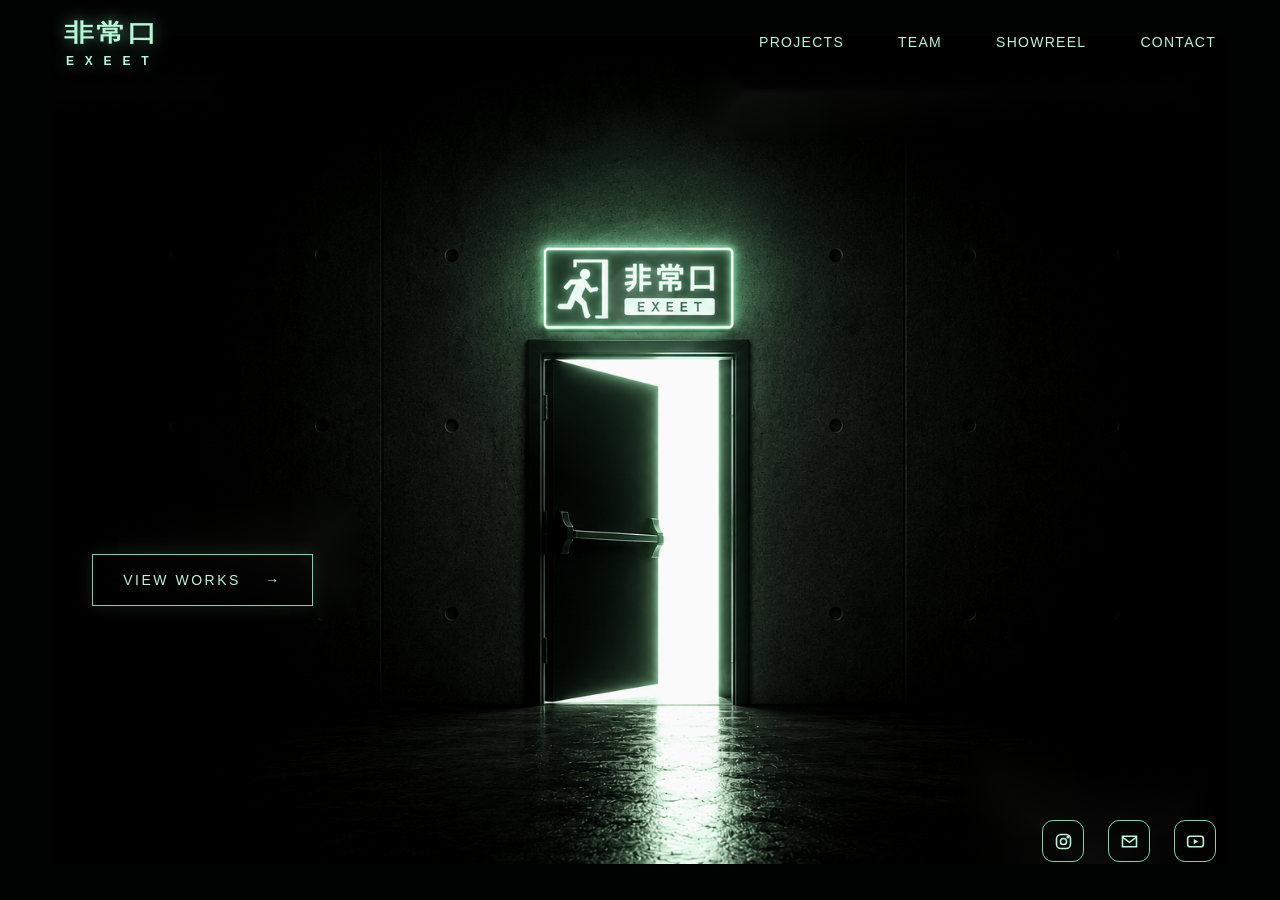
<file: index.html>
<!doctype html><html lang="en"><head><meta charset="utf-8"><meta name="viewport" content="width=device-width,initial-scale=1"><title>EXEET</title><link rel="stylesheet" href="css/style.css?v=15"></head><body><main class="home"><a class="view-btn" href="categories.html">VIEW WORKS <span>→</span></a></main><script src="data.js"></script><script src="js/main.js"></script><script>initHome()</script></body></html>
</file>
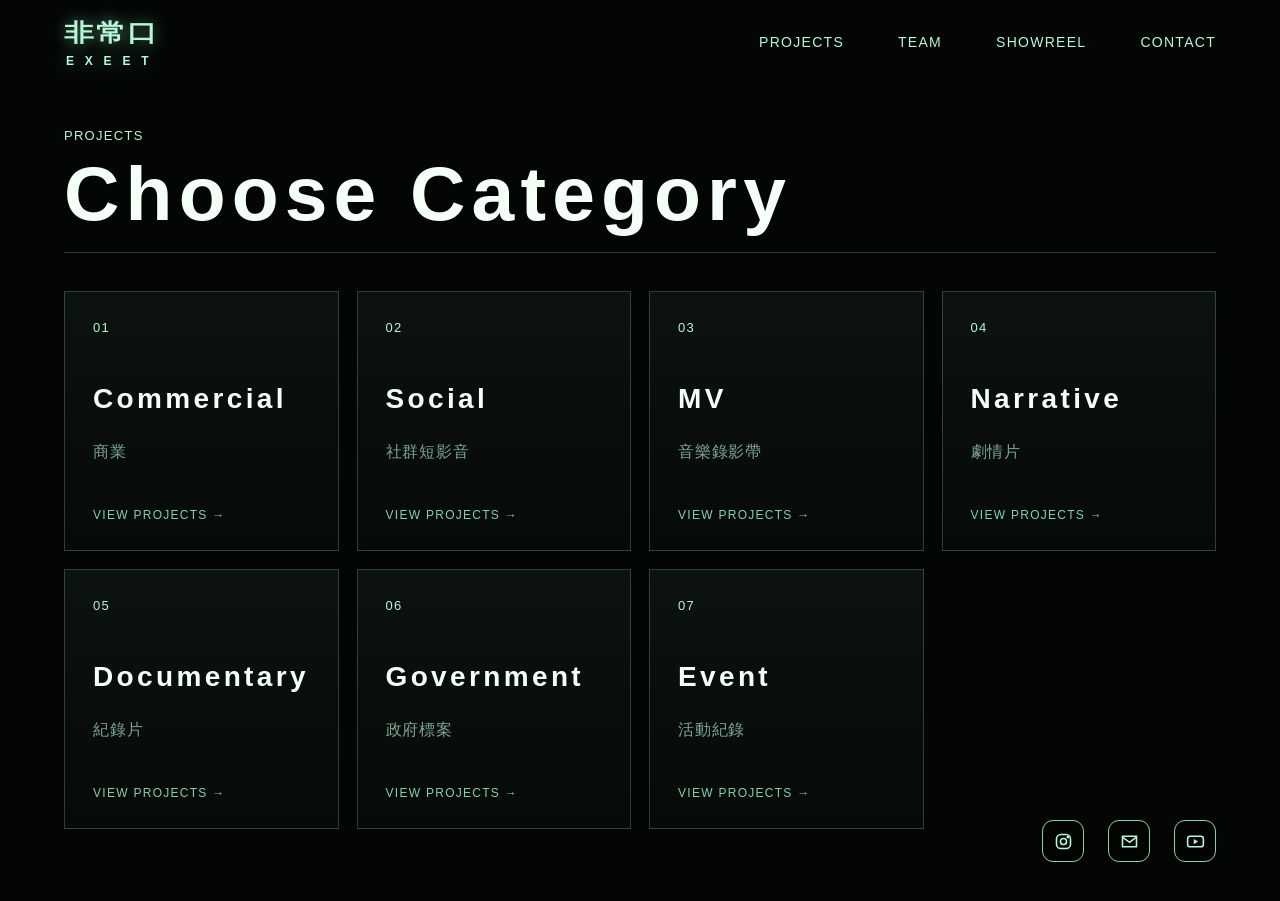
<file: categories.html>
<!doctype html><html lang="en"><head><meta charset="utf-8"><meta name="viewport" content="width=device-width,initial-scale=1"><title>Projects / EXEET</title><link rel="stylesheet" href="css/style.css?v=15"></head><body><main class="page"><div class="section-head"><div><div class="eyebrow">Projects</div><h1 class="title">Choose Category</h1></div></div><div id="categoryGrid" class="category-grid"></div></main><script src="data.js"></script><script src="js/main.js"></script><script>initCategories()</script></body></html>
</file>
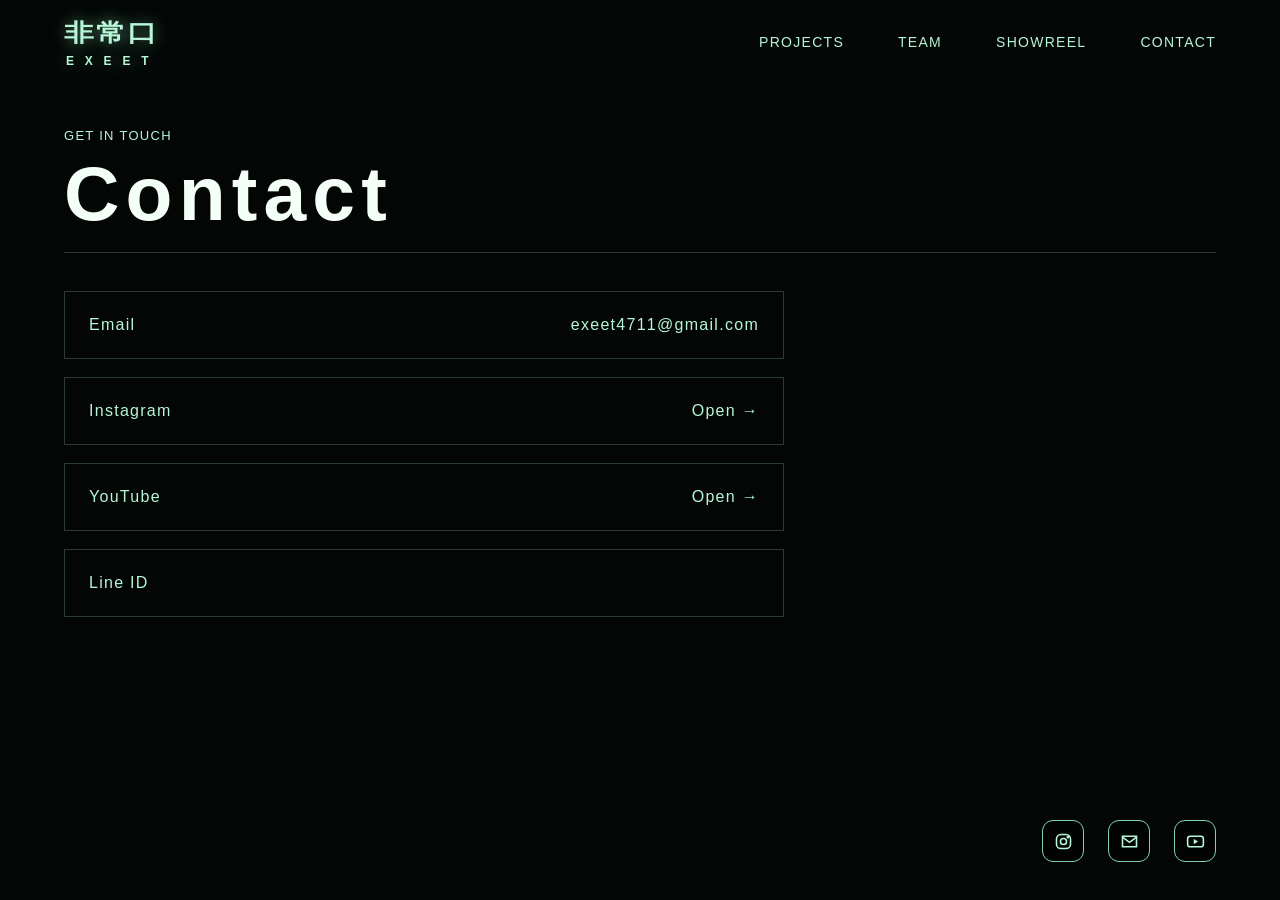
<file: contact.html>
<!doctype html><html lang="en"><head><meta charset="utf-8"><meta name="viewport" content="width=device-width,initial-scale=1"><title>Contact / EXEET</title><link rel="stylesheet" href="css/style.css?v=15"></head><body><main class="page"><div class="section-head"><div><div class="eyebrow">Get in touch</div><h1 class="title">Contact</h1></div></div><div id="contactList" class="contact-list"></div></main><script src="data.js"></script><script src="js/main.js"></script><script>initContact()</script></body></html>
</file>
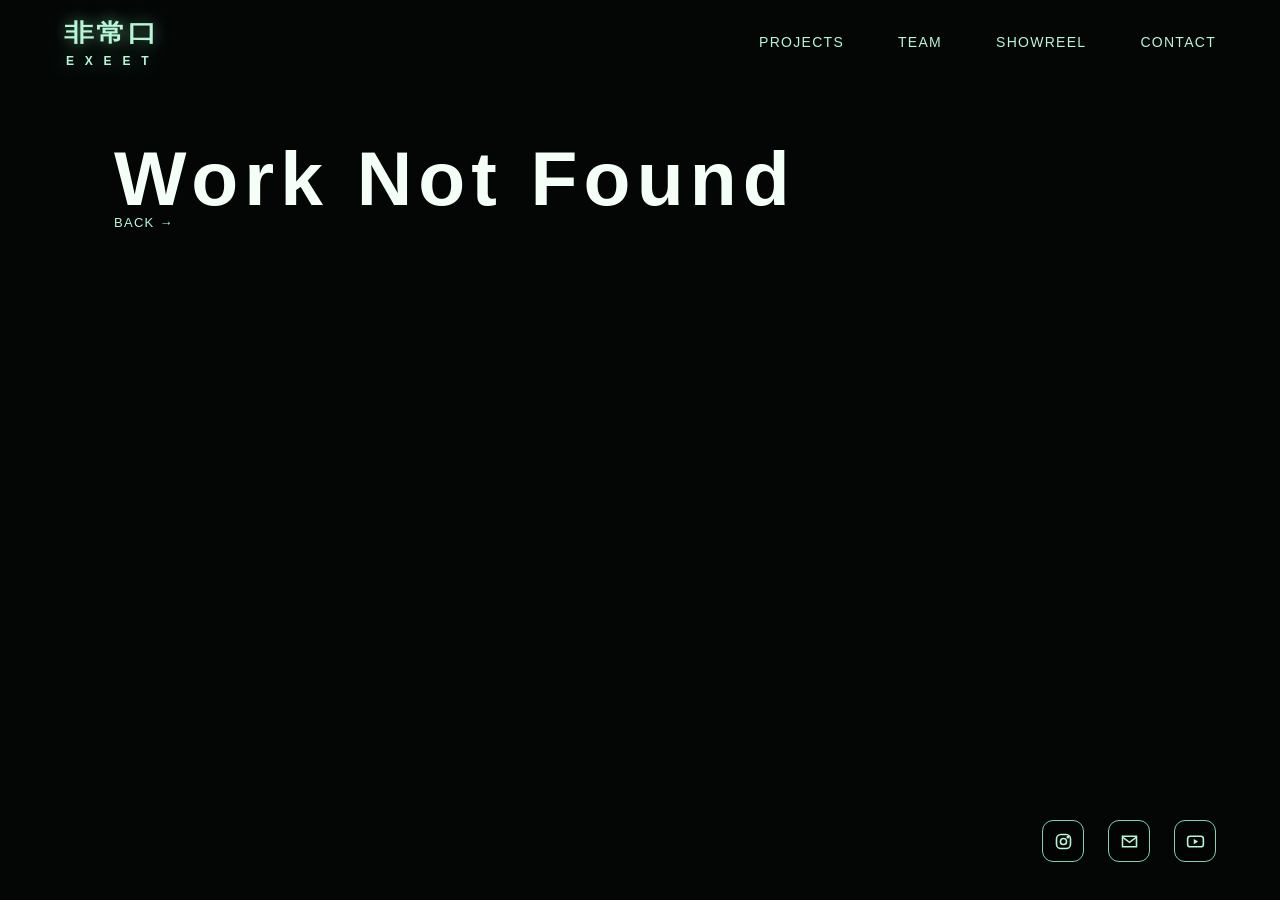
<file: member-project.html>
<!doctype html>

<html lang="en">

<head>
  <meta charset="utf-8">

  <meta
    name="viewport"
    content="width=device-width,initial-scale=1"
  >

  <title>Selected Work / EXEET</title>

  <link
    rel="stylesheet"
    href="css/style.css?v=16"
  >
</head>

<body>

  <main class="page detail member-project-page">

    <div class="section-head">

      <div>
        <div
          id="memberProjectMeta"
          class="eyebrow"
        ></div>

        <h1
          id="memberProjectTitle"
          class="title"
        ></h1>
      </div>

      <a
        id="memberProjectBack"
        class="eyebrow"
        href="team.html"
      >
        Back →
      </a>

    </div>


    <!-- VIDEO -->
    <section
      id="memberProjectVideoSection"
      class="member-project-video-section"
      hidden
    >
      <div class="member-project-video">
        <iframe
          id="memberProjectVideo"
          src=""
          title="Video"
          frameborder="0"
          allow="accelerometer; autoplay; clipboard-write; encrypted-media; gyroscope; picture-in-picture; web-share"
          allowfullscreen
        ></iframe>
      </div>
    </section>


    <!-- MAIN IMAGE -->
    <section
      id="memberProjectImageSection"
      class="member-project-image-section"
      hidden
    >
      <img
        id="memberProjectImage"
        src=""
        alt=""
      >
    </section>


    <!-- DESCRIPTION + CREDITS -->
    <section class="member-project-content">

      <div
        id="memberProjectDescription"
        class="member-project-description muted"
      ></div>

      <div
        id="memberProjectCredits"
        class="member-project-credits"
      ></div>

    </section>


    <!-- GALLERY -->
    <section
      id="memberProjectGallerySection"
      class="member-project-gallery-section"
    >
      <div class="eyebrow">Gallery</div>

      <div
        id="memberProjectGallery"
        class="member-project-gallery"
      ></div>
    </section>

  </main>

  <script src="data.js"></script>
  <script src="js/main.js"></script>

  <script>
    initMemberProject();
  </script>

</body>

</html>
</file>
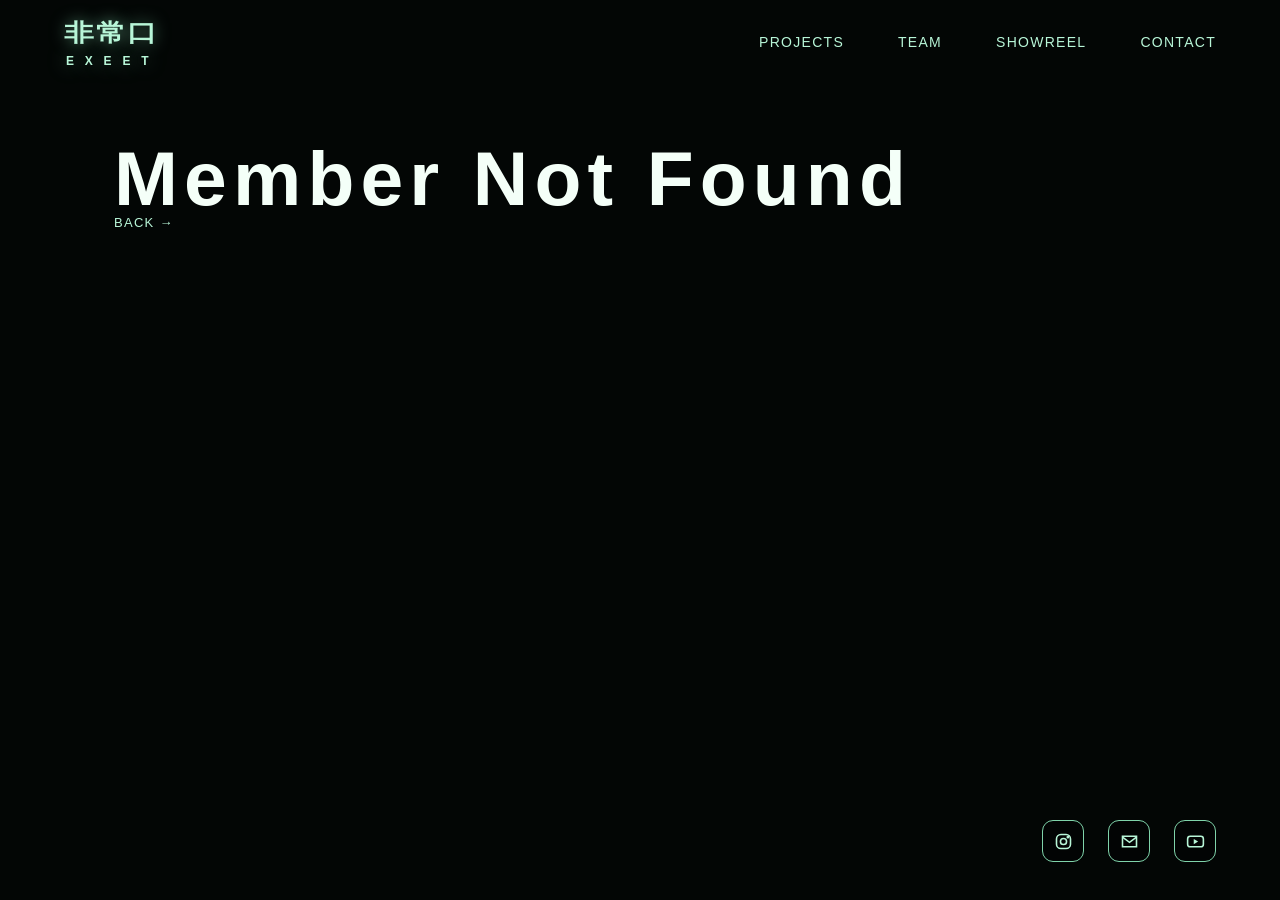
<file: member.html>
<!doctype html>
<html lang="en">
<head>
<meta charset="utf-8">
<meta name="viewport" content="width=device-width,initial-scale=1">
<title>Member / EXEET</title>

<link rel="stylesheet" href="css/style.css?v=16">

</head>

<body>

<main class="page detail">

  <div class="section-head">
    <div>
      <div id="memberRole" class="eyebrow"></div>
      <h1 id="memberName" class="title"></h1>
    </div>

    <a class="eyebrow" href="team.html">
      Back →
    </a>
  </div>

  <div class="detail-grid">

    <div class="thumb" style="aspect-ratio:4/5">
      <img id="memberImage" alt="Member">
    </div>

    <p id="memberDesc" class="muted"></p>

  </div>

  <section class="member-works-section">

    <div class="eyebrow">
      Selected Works
    </div>

    <div
      id="memberWorks"
      class="member-works">
    </div>

  </section>

</main>

<script src="data.js?v=16"></script>
<script src="js/main.js?v=16"></script>

<script>
initMember();
</script>

</body>
</html>
</file>
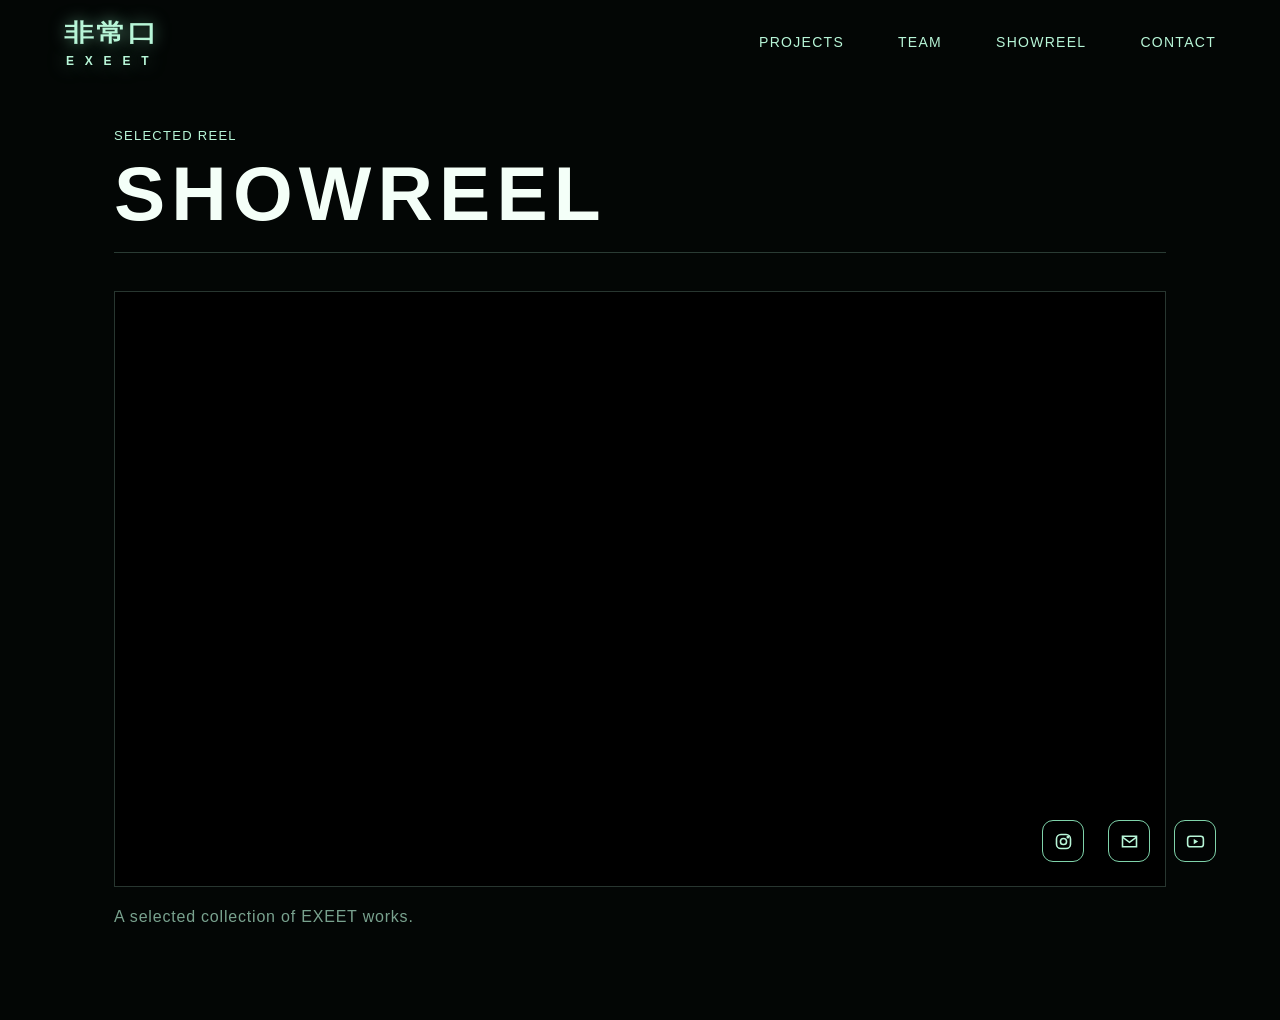
<file: showreel.html>
<!doctype html><html lang="en"><head><meta charset="utf-8"><meta name="viewport" content="width=device-width,initial-scale=1"><title>Showreel / EXEET</title><link rel="stylesheet" href="css/style.css?v=15"></head><body><main class="page detail"><div class="section-head"><div><div class="eyebrow">Selected Reel</div><h1 id="showreelTitle" class="title">SHOWREEL</h1></div></div><div class="video-wrap"><iframe id="showreelFrame" allowfullscreen></iframe></div><p id="showreelDesc" class="muted"></p></main><script src="data.js"></script><script src="js/main.js"></script><script>initShowreel()</script></body></html>
</file>
<file: css/style.css>
:root {
  --bg: #030605;
  --green: #b8f6d8;
  --green2: #7fd3aa;
  --muted: rgba(184, 246, 216, .65);
  --line: rgba(184, 246, 216, .22);
  --white: #f4fff8;
}

/* RESET */
* { box-sizing: border-box; }
html { scroll-behavior: smooth; }
body {
  margin: 0;
  background: var(--bg);
  color: var(--white);
  font-family: Arial, Helvetica, sans-serif;
  letter-spacing: .08em;
}
a { color: inherit; text-decoration: none; }
button { font: inherit; }
img { max-width: 100%; }

/* HEADER */
.header {
  position: fixed;
  z-index: 20;
  top: 0;
  left: 0;
  width: 100%;
  height: 84px;
  display: flex;
  align-items: center;
  justify-content: space-between;
  padding: 0 5vw;
  pointer-events: none;
}
.brand,
.nav,
.socials,
.menu-toggle { pointer-events: auto; }

.brand {
  display: flex;
  flex-direction: column;
  align-items: flex-start;
  line-height: 1;
  color: var(--green);
  text-shadow: 0 0 18px rgba(127, 211, 170, .65);
  transition: .25s ease;
}
.brand:hover {
  filter: brightness(1.25);
  text-shadow: 0 0 14px rgba(184, 246, 216, .9),
               0 0 32px rgba(127, 211, 170, .55);
}
.brand-zh {
  display: block;
  font-size: 30px;
  font-weight: 700;
  letter-spacing: .05em;
  color: var(--green);
  transform: scaleY(.8);
}
.brand-en {
  display: block;
  margin-top: 7px;
  padding-left: 2px;
  font-size: 12px;
  font-weight: 600;
  letter-spacing: .9em;
  color: var(--green);
}

.nav {
  display: flex;
  gap: 54px;
  color: var(--green);
  font-size: 14px;
  text-transform: uppercase;
}
.nav a,
.socials a { transition: .25s ease; }
.nav a:hover,
.socials a:hover {
  filter: brightness(1.25);
  text-shadow: 0 0 12px var(--green);
}
.menu-toggle {
  display: none;
  padding: 0;
  border: 0;
  background: none;
  color: var(--green);
  font-size: 26px;
}

/* GENERAL LAYOUT */
.page {
  min-height: 100vh;
  padding: 128px 5vw 72px;
}
.detail {
  max-width: 1180px;
  margin: auto;
}
.section-head {
  display: flex;
  justify-content: space-between;
  align-items: flex-end;
  margin-bottom: 38px;
  padding-bottom: 24px;
  border-bottom: 1px solid var(--line);
}
.eyebrow {
  color: var(--green);
  font-size: 13px;
  text-transform: uppercase;
}
.title {
  margin: 16px 0 0;
  font-size: clamp(36px, 6vw, 88px);
  line-height: .9;
  letter-spacing: .08em;
}
.muted {
  color: var(--muted);
  line-height: 1.8;
  letter-spacing: .05em;
}
.meta {
  color: var(--green2);
  font-size: 12px;
  text-transform: uppercase;
}

/* HOME */
.home {
  position: relative;
  height: 100vh;
  min-height: 720px;
  overflow: hidden;
  background: #010302;
}
.home::before {
  content: "";
  position: absolute;
  inset: 0;
  background-image: url('../assets/img/home-hero.png');
  background-size: cover;
  background-position: center;
  background-repeat: no-repeat;
  filter: saturate(.98) contrast(1.02) brightness(.98);
  transform: scale(.92);
  transform-origin: center;
  animation: heroFlicker 4.2s ease-in-out infinite;
}
.home::after {
  content: "";
  position: absolute;
  inset: 0;
  pointer-events: none;
  background:
    radial-gradient(circle at 50% 33%, rgba(184,246,216,.30) 0 3.5%, rgba(127,211,170,.18) 4% 8%, rgba(127,211,170,.07) 9% 15%, transparent 22%),
    radial-gradient(circle at 50% 56%, transparent 0 30%, rgba(0,0,0,.08) 46%, rgba(0,0,0,.55) 100%);
  mix-blend-mode: screen;
  opacity: .62;
  animation: exitLightPulse 4.2s ease-in-out infinite;
}
@keyframes heroFlicker {
  0%, 100% { filter: saturate(.98) contrast(1.02) brightness(.96); }
  15% { filter: saturate(1.02) contrast(1.03) brightness(1.02); }
  19% { filter: saturate(.98) contrast(1.02) brightness(.94); }
  24% { filter: saturate(1.05) contrast(1.04) brightness(1.04); }
  52% { filter: saturate(1) contrast(1.03) brightness(.98); }
  70% { filter: saturate(1.04) contrast(1.04) brightness(1.03); }
}
@keyframes exitLightPulse {
  0%, 100% { opacity: .5; transform: scale(1); }
  15% { opacity: .76; transform: scale(1.012); }
  19% { opacity: .42; transform: scale(.995); }
  24% { opacity: .84; transform: scale(1.018); }
  52% { opacity: .6; transform: scale(1); }
  70% { opacity: .78; transform: scale(1.01); }
}
.view-btn {
  position: absolute;
  z-index: 5;
  left: 7.2vw;
  top: 61.5vh;
  padding: 17px 30px;
  border: 1px solid var(--green2);
  background: rgba(0,0,0,.13);
  color: var(--green);
  box-shadow: 0 0 16px rgba(127,211,170,.15);
  font-size: 14px;
  letter-spacing: .18em;
  transition: .25s ease;
}
.view-btn span {
  display: inline-block;
  margin-left: 18px;
  transition: transform .25s ease;
}
.view-btn:hover {
  color: #eafff3;
  border-color: #b8f6d8;
  background: rgba(184,246,216,.04);
  box-shadow: 0 0 18px rgba(184,246,216,.34),
              0 0 42px rgba(127,211,170,.22);
  text-shadow: 0 0 8px rgba(184,246,216,.9),
               0 0 22px rgba(184,246,216,.45);
  transform: translateY(-2px);
}
.view-btn:hover span { transform: translateX(6px); }
.view-btn::before,
.view-btn::after { content: none; display: none; }

.socials {
  position: fixed;
  z-index: 30;
  right: 5vw;
  bottom: 38px;
  display: flex;
  gap: 24px;
}
.socials a {
  width: 42px;
  height: 42px;
  display: grid;
  place-items: center;
  border: 1px solid var(--green2);
  border-radius: 11px;
  background: rgba(0,0,0,.18);
  color: var(--green);
  font-size: 13px;
}
.socials a:hover {
  border-color: #b8f6d8;
  background: rgba(184,246,216,.04);
  box-shadow: 0 0 14px rgba(184,246,216,.34),
              0 0 32px rgba(127,211,170,.18);
}
.socials svg {
  width: 21px;
  height: 21px;
  stroke: currentColor;
}

/* GRIDS AND CARDS */
.category-grid {
  display: grid;
  grid-template-columns: repeat(4, 1fr);
  gap: 18px;
}
.category-card {
  min-height: 260px;
  padding: 28px;
  display: flex;
  flex-direction: column;
  justify-content: space-between;
  border: 1px solid var(--line);
  background: linear-gradient(180deg, rgba(184,246,216,.05), rgba(184,246,216,.015));
  transition: .25s ease;
}
.category-card:hover {
  transform: translateY(-4px);
  border-color: var(--green2);
  box-shadow: 0 0 30px rgba(127,211,170,.12);
}
.category-card .num { color: var(--green); font-size: 13px; }
.category-card h2 { font-size: 28px; letter-spacing: .12em; }

.project-grid,
.team-grid {
  display: grid;
  grid-template-columns: repeat(3, 1fr);
  gap: 22px;
}
.card {
  overflow: hidden;
  border: 1px solid var(--line);
  background: rgba(255,255,255,.02);
  transition: .25s ease;
}
.card:hover {
  transform: translateY(-3px);
  border-color: var(--green2);
  box-shadow: 0 0 28px rgba(127,211,170,.12);
}
.thumb {
  aspect-ratio: 16 / 10;
  display: grid;
  place-items: center;
  overflow: hidden;
  background: linear-gradient(135deg, #08130f, #14271f);
  color: rgba(184,246,216,.26);
  font-size: 13px;
  letter-spacing: .22em;
}
.thumb img {
  display: block;
  width: 100%;
  height: 100%;
  object-fit: cover;
}
.card-info { padding: 18px; }
.card-info h3 {
  margin: 0 0 10px;
  font-size: 18px;
  letter-spacing: .08em;
}

/* PROJECTS */
.filter {
  display: flex;
  flex-wrap: wrap;
  gap: 12px;
  margin-bottom: 28px;
}
.filter a {
  padding: 11px 16px;
  border: 1px solid var(--line);
  color: var(--muted);
  font-size: 13px;
  transition: .25s ease;
}
.filter a.active,
.filter a:hover {
  color: var(--green);
  border-color: var(--green2);
  box-shadow: 0 0 18px rgba(127,211,170,.12);
}
.hero-media {
  aspect-ratio: 16 / 8;
  overflow: hidden;
  margin-bottom: 34px;
  border: 1px solid var(--line);
  background: linear-gradient(135deg, #06100d, #14231d);
}
.hero-media iframe,
.video-wrap iframe {
  width: 100%;
  height: 100%;
  border: 0;
}
.video-wrap {
  aspect-ratio: 16 / 9;
  border: 1px solid var(--line);
  background: #000;
}
.credits {
  margin: 0;
  padding: 0;
  list-style: none;
  color: var(--muted);
  line-height: 2;
}

/* MEMBER */
.detail-grid {
  display: grid;
  grid-template-columns: minmax(0, 1fr) minmax(0, 1fr);
  align-items: start;
  gap: 54px;
}
.detail-grid > * { min-width: 0; }
#memberDesc {
  width: 100%;
  max-width: 100%;
  margin: 0;
  color: var(--muted);
  font-size: 15px;
  line-height: 1.9;
  letter-spacing: .05em;
  white-space: normal;
  overflow-wrap: anywhere;
  word-break: normal;
}
.member-works-section { margin-top: 80px; }
.member-works-section > .eyebrow { margin-bottom: 22px; }
.member-works {
  display: block;
  margin-top: 24px;
}
.member-work-category { margin-top: 70px; }
.member-work-category:first-child { margin-top: 0; }
.member-work-category-title {
  margin-bottom: 24px;
  padding-bottom: 14px;
  border-bottom: 1px solid var(--line);
  color: var(--green);
  font-size: 14px;
  line-height: 1.4;
  letter-spacing: .2em;
  text-transform: uppercase;
}
.member-work-category-grid {
  display: grid;
  grid-template-columns: repeat(2, minmax(0, 1fr));
  gap: 28px;
}
.member-work-card {
  display: block;
  min-width: 0;
  color: inherit;
}
.member-work-thumb {
  width: 100%;
  aspect-ratio: 16 / 9;
  overflow: hidden;
  background: #111;
}
.member-work-thumb img {
  display: block;
  width: 100%;
  height: 100%;
  object-fit: cover;
  transition: transform .5s ease;
}
.member-work-card:hover .member-work-thumb img { transform: scale(1.025); }
.member-work-info {
  min-width: 0;
  padding-top: 14px;
}
.member-work-info h3 {
  margin: 0 0 6px;
  font-size: 20px;
  font-weight: 500;
  line-height: 1.3;
  overflow-wrap: anywhere;
}
.member-work-info .meta {
  font-size: 13px;
  line-height: 1.5;
  opacity: .55;
}

/* MEMBER PROJECT */
.member-project-video-section { margin-top: 30px; }
.member-project-video {
  position: relative;
  width: 100%;
  aspect-ratio: 16 / 9;
  overflow: hidden;
  background: #000;
}
.member-project-video iframe {
  position: absolute;
  inset: 0;
  width: 100%;
  height: 100%;
  border: 0;
}
.member-project-content {
  display: grid;
  grid-template-columns: minmax(0, 1.5fr) minmax(220px, .5fr);
  gap: 80px;
  margin-top: 50px;
}
.member-project-description {
  max-width: 850px;
  line-height: 1.8;
}
.member-project-credits { line-height: 1.8; }
.member-project-credit-list {
  margin-top: 12px;
  font-size: 14px;
}
.member-project-gallery-section { margin-top: 100px; }
.member-project-gallery {
  display: grid;
  grid-template-columns: repeat(2, minmax(0, 1fr));
  gap: 20px;
  margin-top: 20px;
}
.member-project-gallery-item {
  margin: 0;
  overflow: hidden;
  background: #111;
}
.member-project-gallery-item img {
  display: block;
  width: 100%;
  height: auto;
}

/* CONTACT */
.contact-list {
  display: grid;
  gap: 18px;
  max-width: 720px;
}
.contact-item {
  display: flex;
  justify-content: space-between;
  align-items: center;
  padding: 24px;
  border: 1px solid var(--line);
  color: var(--green);
  transition: .25s ease;
}
.contact-item:hover {
  border-color: var(--green2);
  box-shadow: 0 0 28px rgba(127,211,170,.12);
}

/* MOBILE */
@media (max-width: 900px) {
  .header {
    height: 72px;
    padding: 0 22px;
  }
  .brand-zh { font-size: 22px; }
  .brand-en {
    width: 100%;
    margin-top: 7px;
    padding-left: 0;
    font-size: 8px;
    letter-spacing: .68em;
    text-align: center;
    transform: translateX(-2px);
  }
  .nav {
    position: fixed;
    z-index: 80;
    top: 72px;
    right: 18px;
    width: 220px;
    display: none;
    flex-direction: column;
    gap: 0;
    border: 1px solid var(--line);
    background: rgba(2,8,6,.94);
  }
  .nav.open { display: flex; }
  .nav a {
    padding: 18px;
    border-bottom: 1px solid var(--line);
    font-size: 15px;
  }
  .menu-toggle { display: block; }

  .page { padding: 112px 22px 120px; }
  .section-head {
    display: block;
    margin-bottom: 30px;
  }
  .section-head > a.eyebrow {
    display: block;
    margin-top: 18px;
  }
  .title {
    font-size: 42px;
    line-height: 1;
  }

  body:not(.home-page) .socials { display: none; }

  /* Home final mobile layout */
  .home {
    height: 100svh;
    min-height: 0;
    padding: 0;
  }
  .home::before {
    inset: auto 0 auto;
    top: 86px;
    height: 59svh;
    min-height: 440px;
    max-height: 575px;
    background-size: auto 116%;
    background-position: center;
    transform: none;
  }
  .home::after {
    inset: auto 0 auto;
    top: 86px;
    height: 59svh;
    min-height: 440px;
    max-height: 575px;
    background:
      radial-gradient(circle at 50% 26%, rgba(184,246,216,.18) 0 5%, rgba(127,211,170,.08) 6% 15%, transparent 26%),
      linear-gradient(180deg, rgba(0,0,0,.10), rgba(0,0,0,.20) 65%, rgba(0,0,0,.55));
  }
  .view-btn {
    left: 50%;
    right: auto;
    top: auto;
    bottom: 100px;
    width: 82vw;
    max-width: 340px;
    min-width: 0;
    height: 52px;
    padding: 0 18px;
    display: flex;
    align-items: center;
    justify-content: center;
    white-space: nowrap;
    font-size: 12px;
    letter-spacing: .22em;
    transform: translateX(-50%);
  }
  .view-btn:hover { transform: translateX(-50%) translateY(-2px); }
  .view-btn span { margin-left: 14px; }
  .home-page .socials {
    position: absolute;
    left: 50%;
    right: auto;
    bottom: 30px;
    gap: 18px;
    transform: translateX(-50%);
  }
  .home-page .socials a {
    width: 48px;
    height: 48px;
    border-radius: 12px;
  }

  .category-grid,
  .project-grid,
  .team-grid {
    grid-template-columns: 1fr;
    gap: 24px;
  }
  .category-card { min-height: 180px; }
  .filter {
    gap: 12px;
    margin-bottom: 28px;
  }
  .filter a {
    padding: 12px 15px;
    font-size: 13px;
  }

  /* Projects mobile cards */
  .projects-page .page {
    padding: 104px 22px 120px;
  }
  .projects-page .section-head {
    margin-bottom: 28px;
    padding-bottom: 26px;
  }
  .projects-page .section-head .title {
    margin: 18px 0 0;
    font-size: 46px;
    line-height: 1.04;
    letter-spacing: .075em;
  }
  .projects-page .filter { margin-bottom: 30px; }
  .projects-page .project-grid { gap: 28px; }
  .projects-page .project-grid .card {
    display: flex;
    flex-direction: column;
    min-height: 0;
    overflow: hidden;
    background: rgba(255,255,255,.018);
  }
  .projects-page .project-grid .thumb {
    width: 100%;
    height: 150px;
    min-height: 150px;
    max-height: 150px;
    flex: 0 0 150px;
    aspect-ratio: auto;
    background: linear-gradient(135deg, #06120e, #053322);
  }
  .projects-page .project-grid .card-info {
    position: relative;
    padding: 18px 20px 22px;
    display: block;
    border-top: 1px solid rgba(184,246,216,.18);
    background: rgba(2,6,5,.96);
  }
  .projects-page .project-grid .card-info h3 {
    margin: 0 0 10px;
    font-size: 22px;
    line-height: 1.18;
    letter-spacing: .16em;
    white-space: normal;
  }
  .projects-page .project-grid .card-info .meta {
    display: block;
    margin: 0;
    font-size: 12px;
    line-height: 1.5;
    letter-spacing: .14em;
  }

  /* Team cards */
  .team-grid .card { display: block; }
  .team-grid .thumb {
    height: auto;
    min-height: 0;
    max-height: none;
    aspect-ratio: 16 / 9;
  }
  .team-grid .thumb img { object-fit: contain; }
  .team-grid .card-info { padding: 18px 20px 22px; }
  .team-grid .card-info h3 {
    margin: 0 0 10px;
    line-height: 1.2;
  }
  .team-grid .card-info .meta { line-height: 1.5; }

  /* Member: portrait and description must stay in normal document flow */
  .detail-grid {
    grid-template-columns: 1fr;
    gap: 28px;
  }
  .detail-grid > .thumb {
    width: 100%;
    height: auto;
    max-height: none;
    aspect-ratio: 4 / 5;
  }
  #memberImage {
    width: 100%;
    height: 100%;
    object-fit: cover;
  }
  #memberDesc {
    position: static;
    z-index: auto;
    width: 100%;
    margin: 0;
    font-size: 14px;
    line-height: 1.9;
    overflow: visible;
  }
  .member-works-section { margin-top: 56px; }
  .member-work-category { margin-top: 50px; }
  .member-work-category-title { margin-bottom: 20px; }
  .member-work-category-grid {
    grid-template-columns: 1fr;
    gap: 35px;
  }

  .hero-media { aspect-ratio: 16 / 9; }
  .member-project-content {
    grid-template-columns: 1fr;
    gap: 45px;
  }
  .member-project-gallery {
    grid-template-columns: 1fr;
  }
  .member-project-gallery-section { margin-top: 70px; }

  .contact-item {
    align-items: flex-start;
    flex-direction: column;
    gap: 10px;
  }
}

@media (max-width: 390px) {
  .home::before,
  .home::after {
    top: 82px;
    height: 58svh;
    min-height: 420px;
  }
  .view-btn {
    bottom: 96px;
    width: 84vw;
    height: 50px;
    font-size: 11px;
  }
  .home-page .socials {
    bottom: 28px;
    gap: 14px;
  }
  .home-page .socials a {
    width: 44px;
    height: 44px;
  }
  .projects-page .section-head .title { font-size: 42px; }
  .projects-page .project-grid .thumb {
    height: 135px;
    min-height: 135px;
    max-height: 135px;
    flex-basis: 135px;
  }
  .projects-page .project-grid .card-info h3 { font-size: 20px; }
}
</file>
